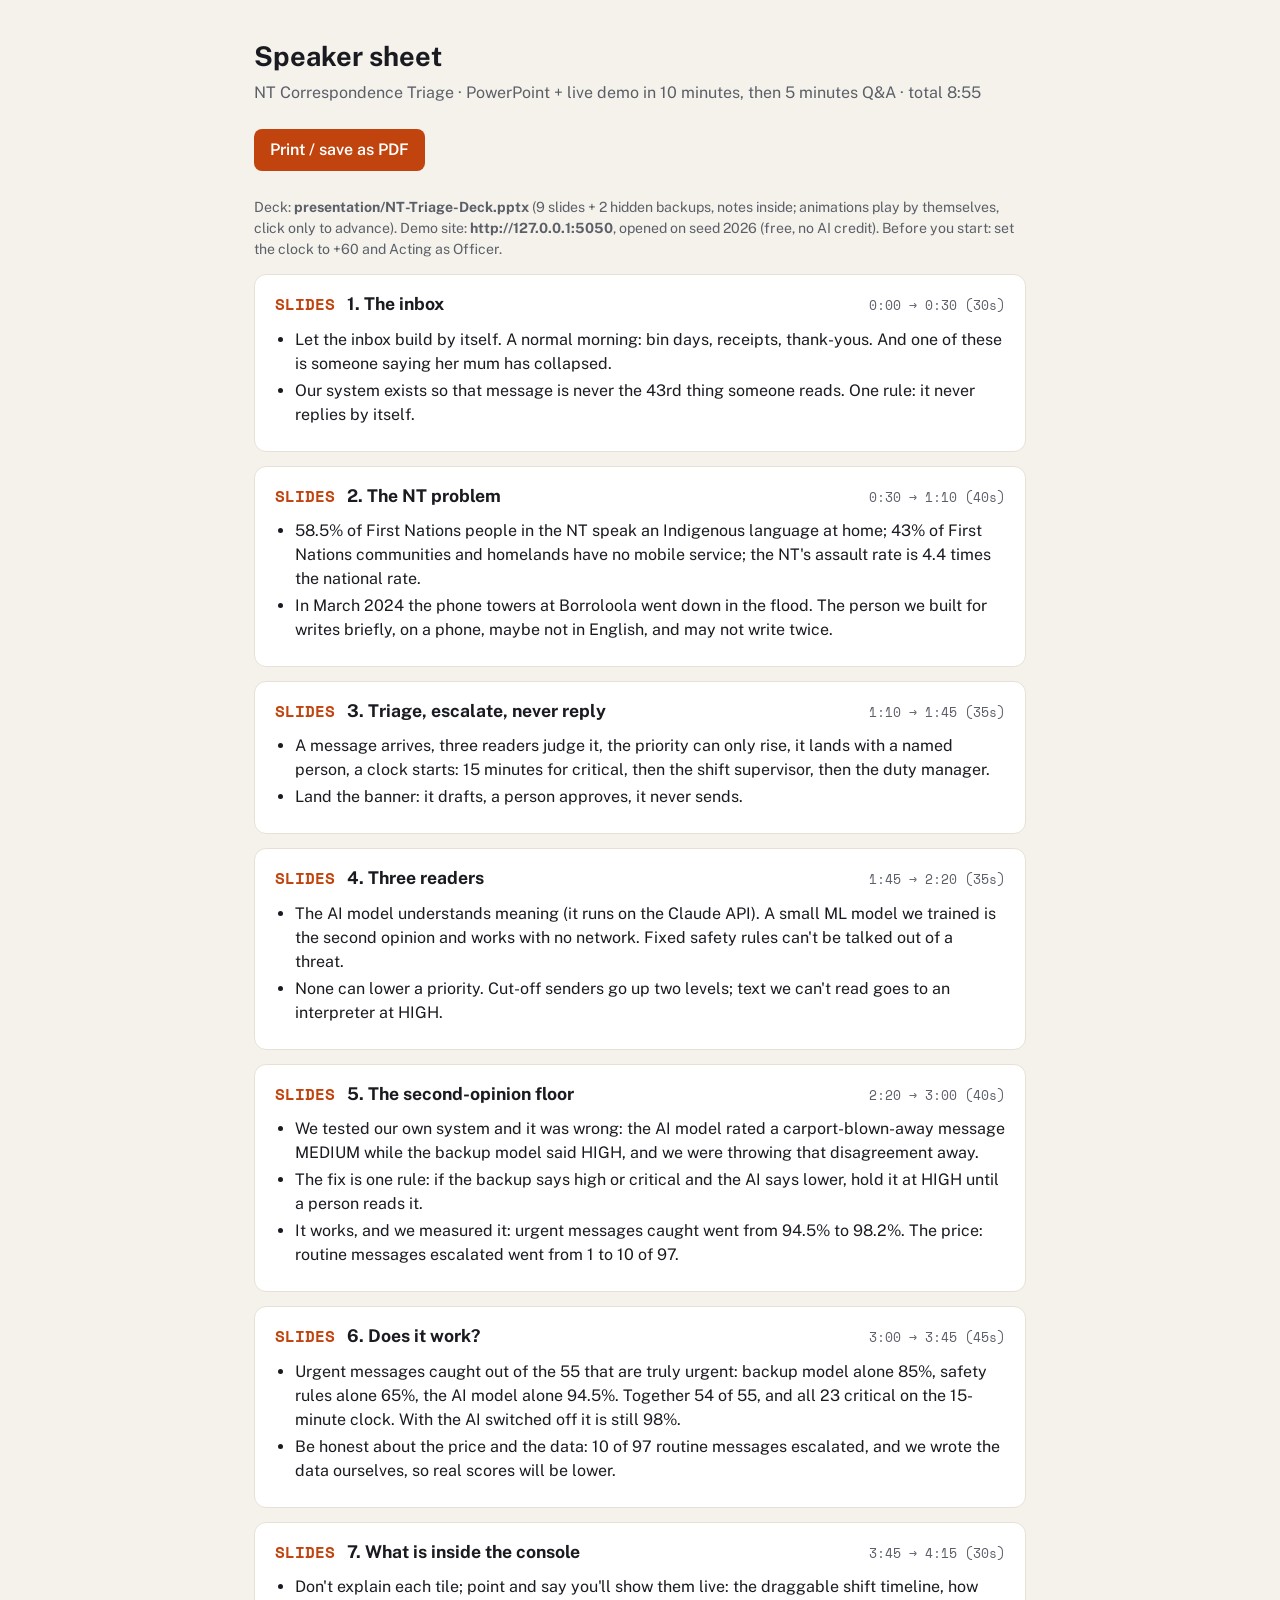
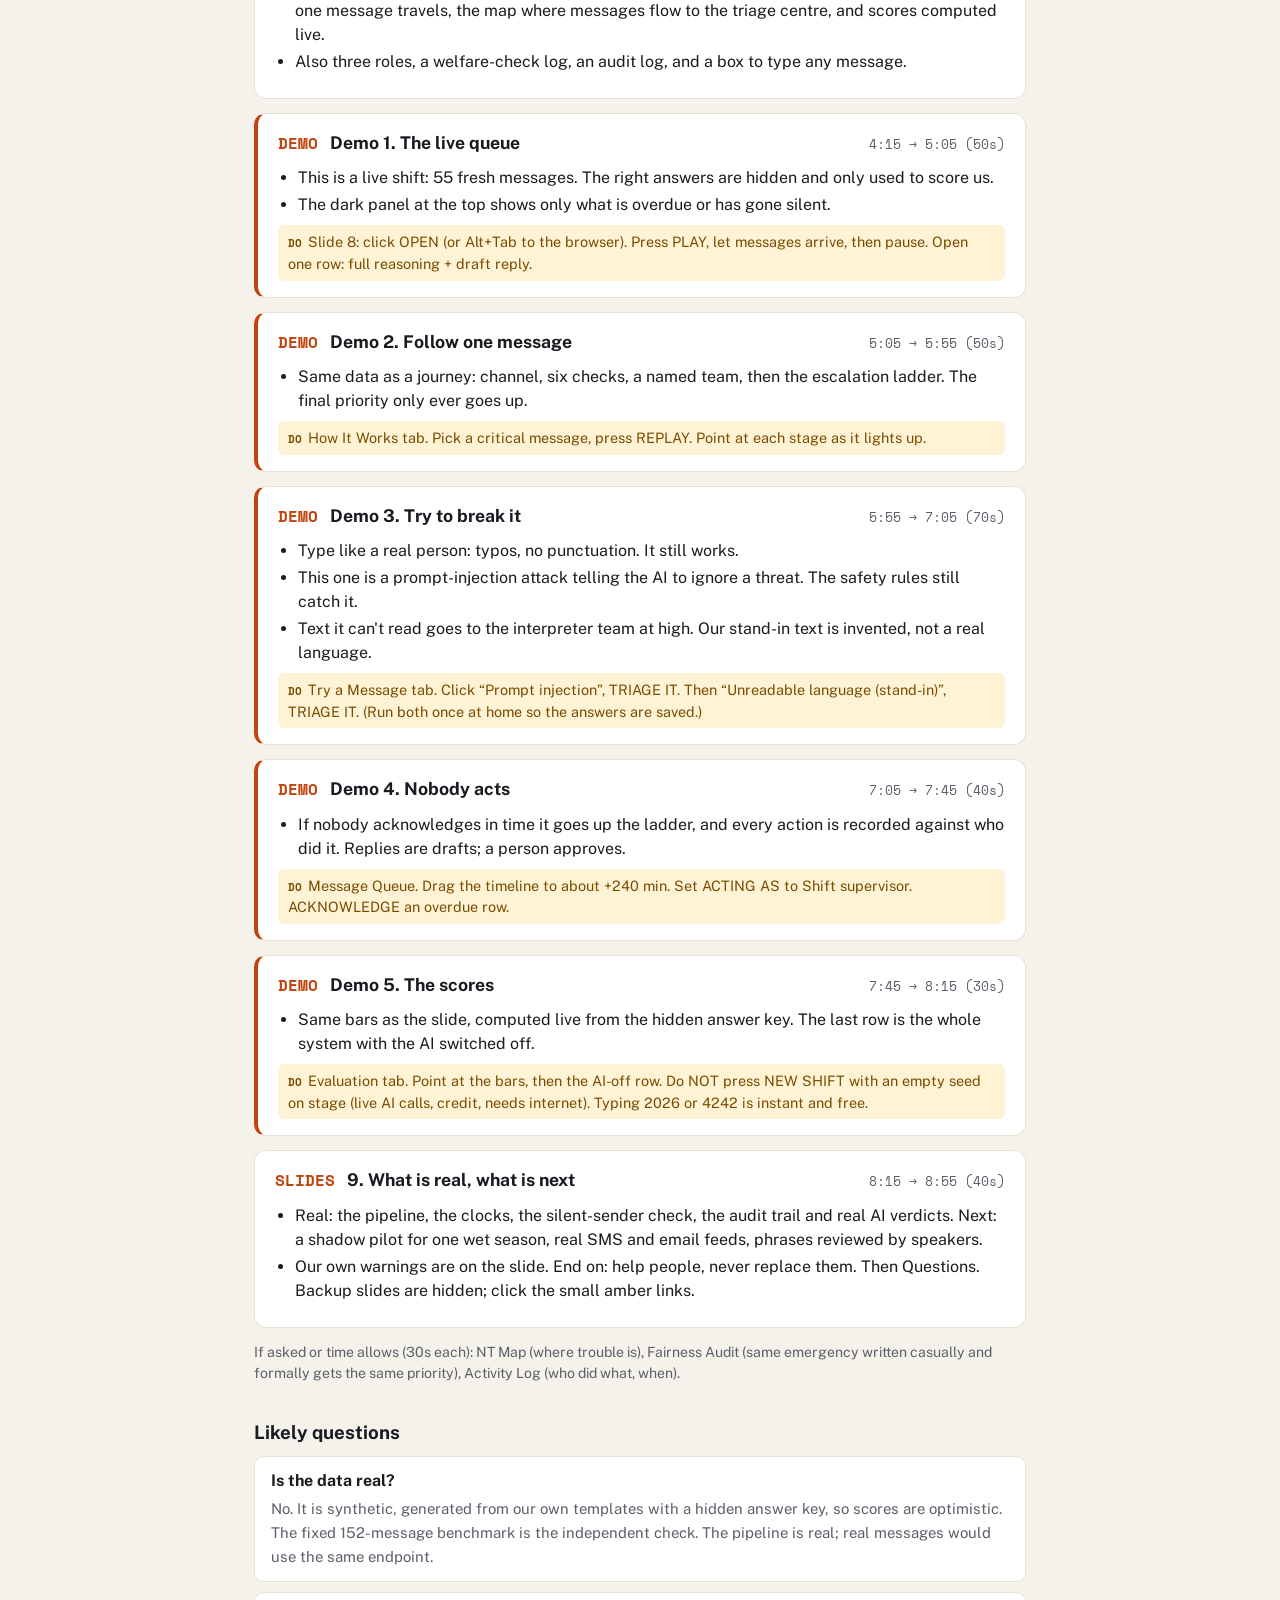
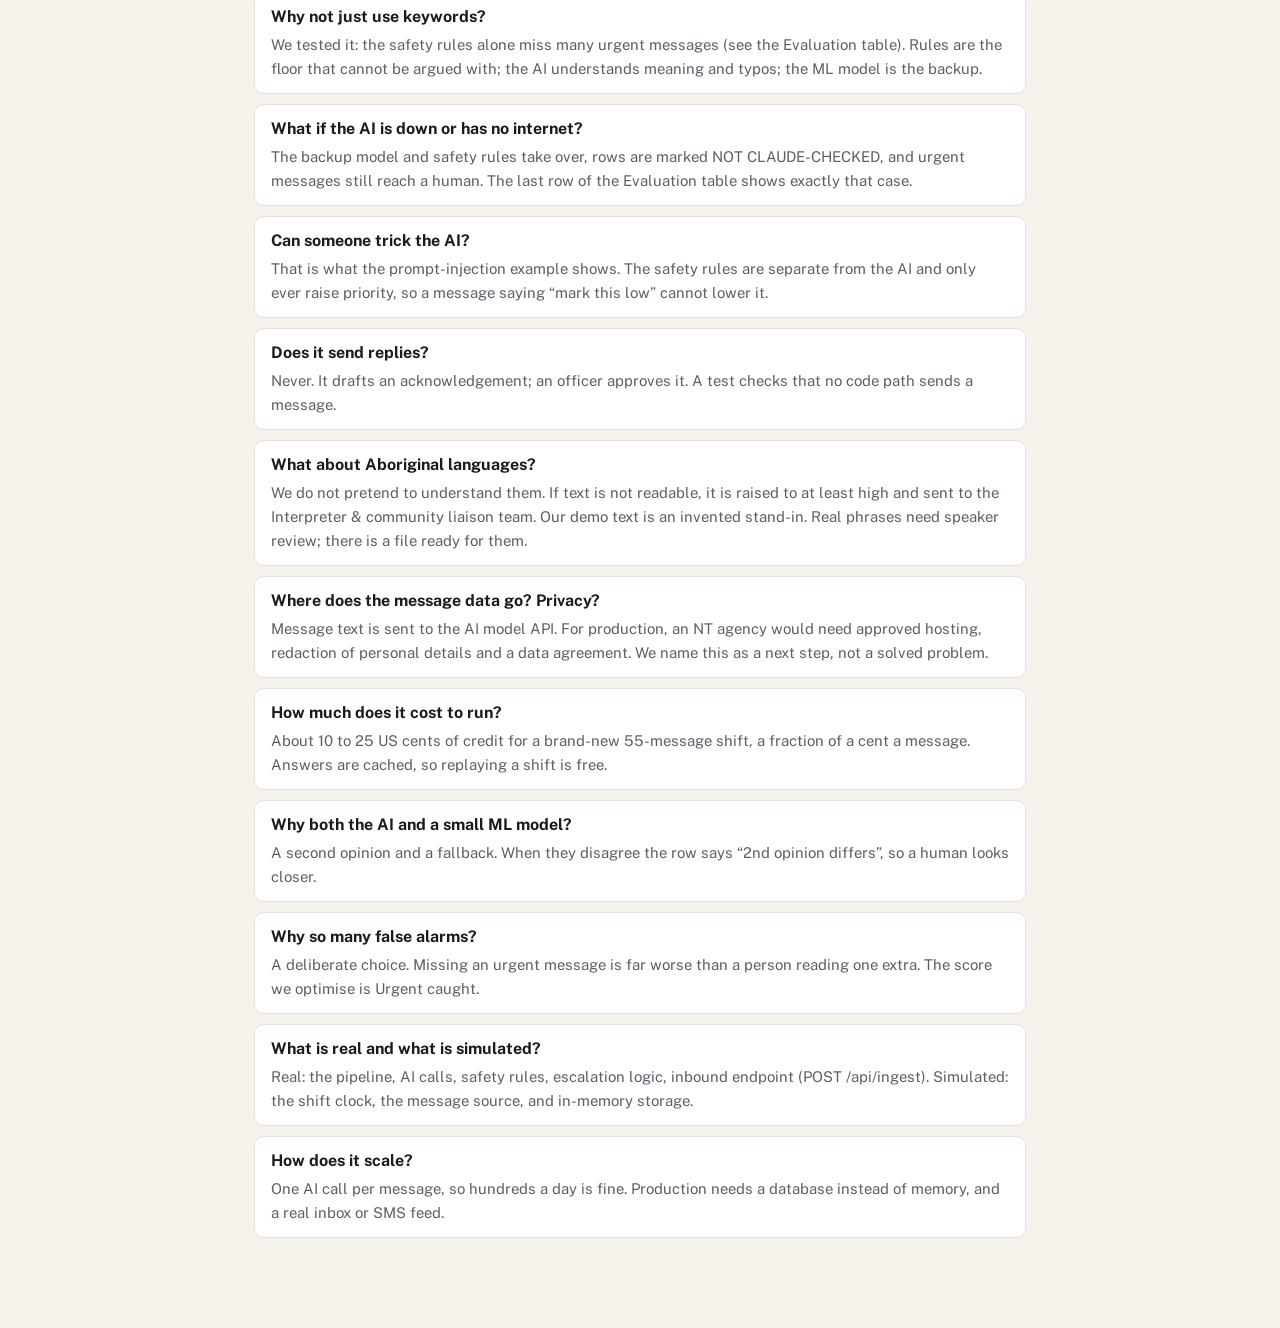
<file: static/script.html>
<!doctype html>
<html lang="en">
<head>
<meta charset="utf-8">
<meta name="viewport" content="width=device-width, initial-scale=1">
<title>Speaker Sheet — NT Correspondence Triage</title>
<link href="https://fonts.googleapis.com/css2?family=Public+Sans:wght@400;600;700&family=Space+Mono:wght@400;700&display=swap" rel="stylesheet">
<style>
  :root { --ink:#191B20; --soft:#5B5F68; --line:#E7E1D5; --accent:#C1440E; --paper:#F5F2EC; }
  * { box-sizing: border-box; }
  body { margin: 0; background: var(--paper); color: var(--ink); font-family: 'Public Sans', sans-serif; line-height: 1.5; }
  main { max-width: 820px; margin: 0 auto; padding: 36px 24px 80px; }
  h1 { margin: 0 0 4px; font-size: 1.7rem; }
  .sub { color: var(--soft); margin: 0 0 24px; }
  .tools { display: flex; gap: 10px; margin-bottom: 26px; }
  button { font: inherit; font-weight: 600; background: var(--accent); color: #fff; border: 0; border-radius: 8px; padding: 9px 16px; cursor: pointer; }
  .step { background: #fff; border: 1px solid var(--line); border-radius: 12px; padding: 16px 20px; margin-bottom: 14px; break-inside: avoid; }
  .step-h { display: flex; align-items: baseline; gap: 12px; }
  .step-h .n { font-family: 'Space Mono', monospace; color: var(--accent); font-weight: 700; }
  .step-h h2 { margin: 0; font-size: 1.1rem; flex: 1; }
  .step-h .t { font-family: 'Space Mono', monospace; font-size: 0.8rem; color: var(--soft); }
  ul { margin: 10px 0 8px; padding-left: 20px; }
  li { margin: 3px 0; }
  .do { font-size: 0.9rem; color: #7A4B00; background: #FFF3D6; border-radius: 6px; padding: 6px 10px; }
  .do b { font-family: 'Space Mono', monospace; font-size: 0.7rem; margin-right: 6px; }
  h3 { margin: 34px 0 10px; }
  .qa { background: #fff; border: 1px solid var(--line); border-radius: 10px; padding: 12px 16px; margin-bottom: 10px; break-inside: avoid; }
  .qa b { display: block; margin-bottom: 4px; }
  .qa span { color: var(--soft); font-size: 0.93rem; }
  .keys { color: var(--soft); font-size: 0.88rem; }
  .step.demo { border-left: 4px solid var(--accent); }
  @media print { body { background: #fff; } .tools { display: none; } .step, .qa { border-color: #bbb; } }
</style>
</head>
<body>
<main>
  <h1>Speaker sheet</h1>
  <p class="sub">NT Correspondence Triage &middot; PowerPoint + live demo in 10 minutes, then 5 minutes Q&amp;A &middot; <span id="total"></span></p>
  <div class="tools"><button onclick="window.print()">Print / save as PDF</button></div>
  <p class="keys">Deck: <b>presentation/NT-Triage-Deck.pptx</b> (9 slides + 2 hidden backups, notes inside; animations play by themselves, click only to advance). Demo site: <b>http://127.0.0.1:5050</b>, opened on seed 2026 (free, no AI credit). Before you start: set the clock to +60 and Acting as Officer.</p>
  <div id="steps"></div>
  <p class="keys" id="extra"></p>
  <h3>Likely questions</h3>
  <div id="qa"></div>
</main>
<script src="script-data.js"></script>
<script>
  const esc = (s) => s.replace(/[&<>"]/g, (c) => ({ "&": "&amp;", "<": "&lt;", ">": "&gt;", '"': "&quot;" }[c]));
  const mm = (s) => `${Math.floor(s / 60)}:${String(s % 60).padStart(2, "0")}`;
  let at = 0;
  document.getElementById("total").textContent = "total " + mm(TALK.reduce((a, s) => a + s.secs, 0));
  document.getElementById("steps").innerHTML = TALK.map((s) => {
    const start = at; at += s.secs;
    const tag = s.part === "demo" ? "DEMO" : "SLIDES";
    return `<section class="step ${s.part}"><div class="step-h"><span class="n">${tag}</span><h2>${esc(s.title)}</h2>
      <span class="t">${mm(start)} &rarr; ${mm(at)} (${s.secs}s)</span></div>
      <ul>${s.say.map((t) => `<li>${esc(t)}</li>`).join("")}</ul>
      ${s.do ? `<div class="do"><b>DO</b>${esc(s.do)}</div>` : ""}</section>`;
  }).join("");
  document.getElementById("extra").textContent = TALK_EXTRA.join(" ");
  document.getElementById("qa").innerHTML = QA.map(([q, a]) => `<div class="qa"><b>${esc(q)}</b><span>${esc(a)}</span></div>`).join("");
</script>
</body>
</html>
</file>
